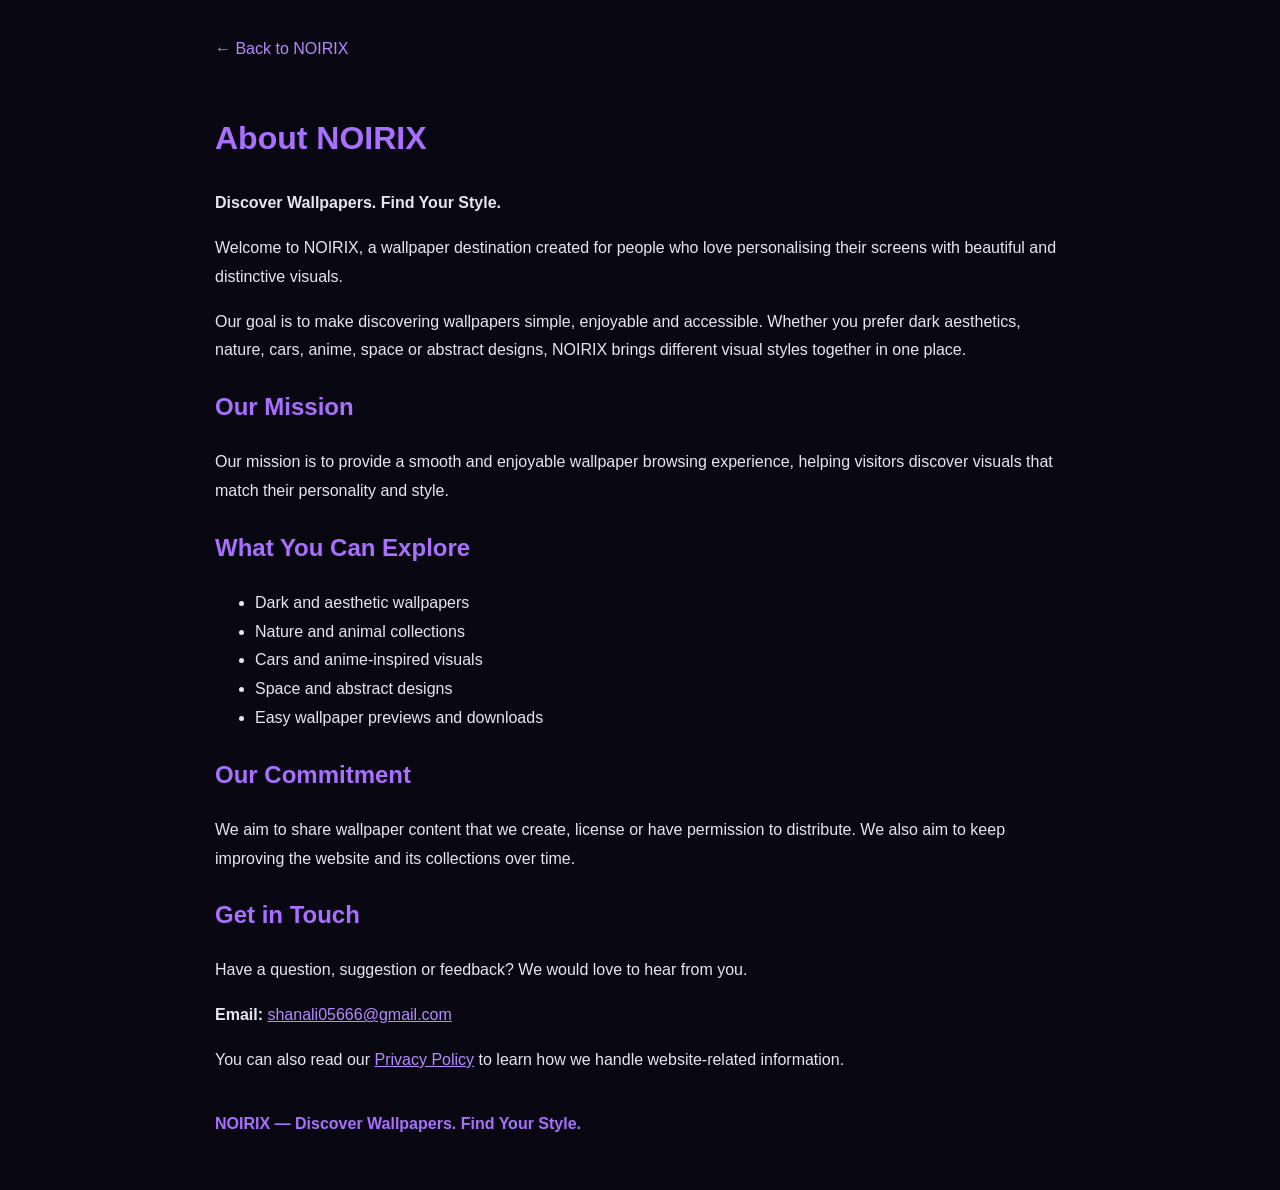
<file: about.html>
<!DOCTYPE html>
<html lang="en">
<head>
  <meta charset="UTF-8">
  <meta name="viewport" content="width=device-width, initial-scale=1.0">
  <meta name="theme-color" content="#090711">
  <meta name="description" content="Learn about NOIRIX, a premium destination for discovering wallpapers for your device.">
  <title>About Us | NOIRIX</title>
  <style>
    body {
      background: #090711;
      color: #e8e5f0;
      font-family: Arial, sans-serif;
      line-height: 1.8;
      max-width: 850px;
      margin: 0 auto;
      padding: 35px 22px;
    }
    h1, h2 { color: #a970ff; }
    a { color: #b68aff; }
    .brand {
      color: #a970ff;
      font-weight: bold;
      margin-top: 35px;
    }
    .back {
      display: inline-block;
      margin-bottom: 25px;
      text-decoration: none;
    }
  </style>
</head>
<body>

<a class="back" href="index.html">← Back to NOIRIX</a>

<h1>About NOIRIX</h1>

<p><strong>Discover Wallpapers. Find Your Style.</strong></p>

<p>Welcome to NOIRIX, a wallpaper destination created for people who love personalising their screens with beautiful and distinctive visuals.</p>

<p>Our goal is to make discovering wallpapers simple, enjoyable and accessible. Whether you prefer dark aesthetics, nature, cars, anime, space or abstract designs, NOIRIX brings different visual styles together in one place.</p>

<h2>Our Mission</h2>

<p>Our mission is to provide a smooth and enjoyable wallpaper browsing experience, helping visitors discover visuals that match their personality and style.</p>

<h2>What You Can Explore</h2>

<ul>
  <li>Dark and aesthetic wallpapers</li>
  <li>Nature and animal collections</li>
  <li>Cars and anime-inspired visuals</li>
  <li>Space and abstract designs</li>
  <li>Easy wallpaper previews and downloads</li>
</ul>

<h2>Our Commitment</h2>

<p>We aim to share wallpaper content that we create, license or have permission to distribute. We also aim to keep improving the website and its collections over time.</p>

<h2>Get in Touch</h2>

<p>Have a question, suggestion or feedback? We would love to hear from you.</p>

<p><strong>Email:</strong> <a href="mailto:shanali05666@gmail.com">shanali05666@gmail.com</a></p>

<p>You can also read our <a href="privacy.html">Privacy Policy</a> to learn how we handle website-related information.</p>

<p class="brand">NOIRIX — Discover Wallpapers. Find Your Style.</p>

</body>
</html>
</file>
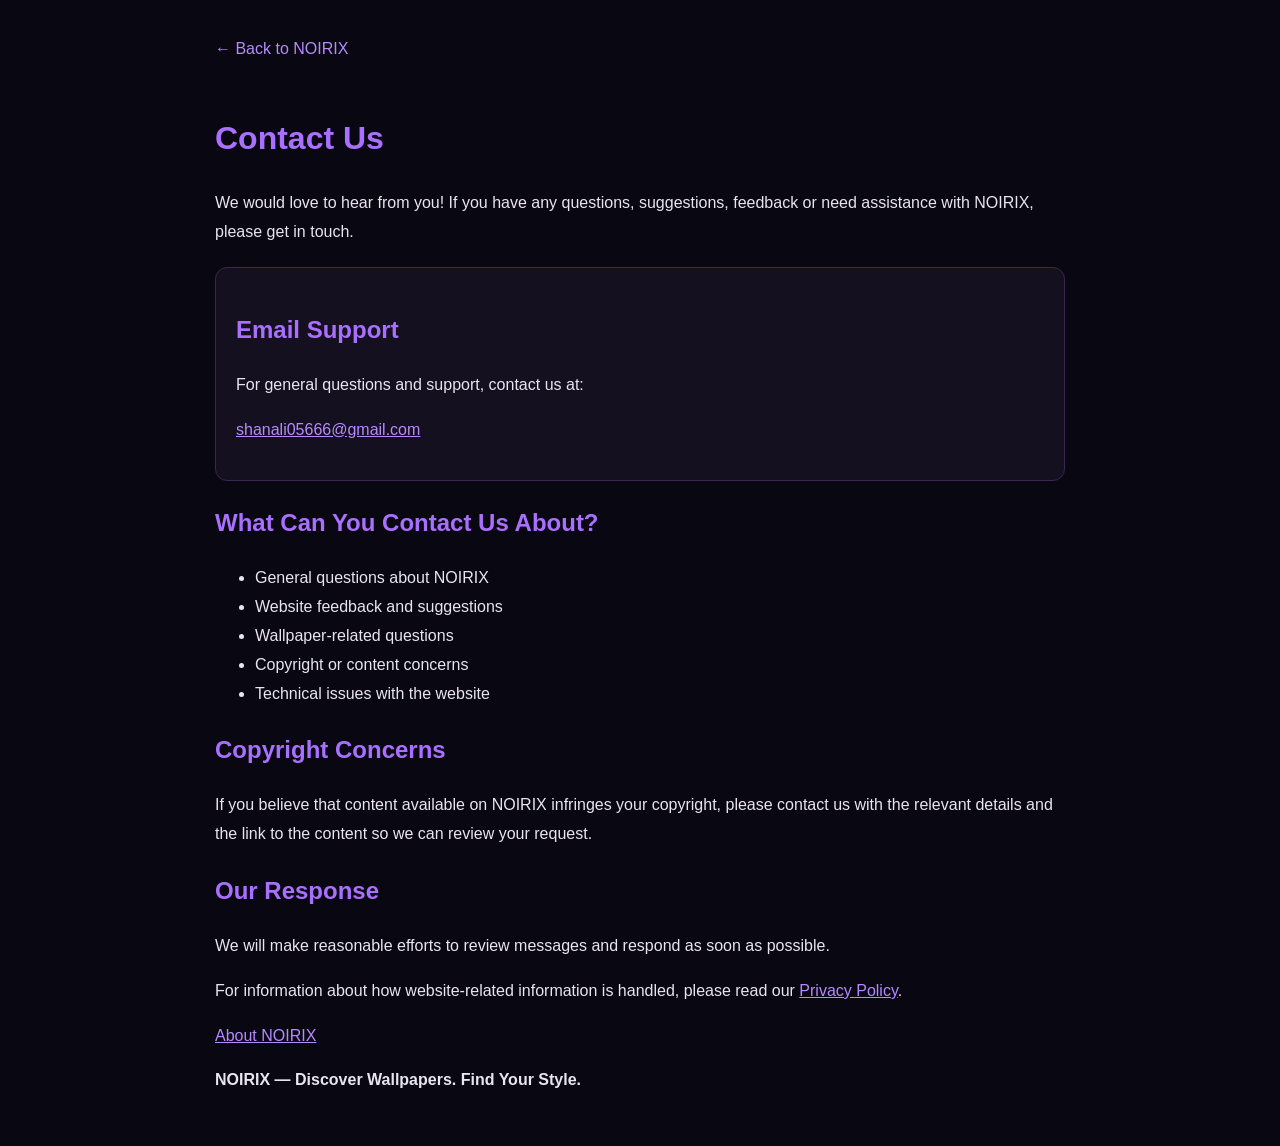
<file: contact.html>
<!DOCTYPE html>
<html lang="en">
<head>
  <meta charset="UTF-8">
  <meta name="viewport" content="width=device-width, initial-scale=1.0">
  <meta name="theme-color" content="#090711">
  <meta name="description" content="Contact NOIRIX for questions, feedback, suggestions and support.">
  <title>Contact Us | NOIRIX</title>
  <style>
    body {
      background: #090711;
      color: #e8e5f0;
      font-family: Arial, sans-serif;
      line-height: 1.8;
      max-width: 850px;
      margin: 0 auto;
      padding: 35px 22px;
    }
    h1, h2 { color: #a970ff; }
    a { color: #b68aff; }
    .back {
      display: inline-block;
      margin-bottom: 25px;
      text-decoration: none;
    }
    .contact-box {
      background: #151020;
      border: 1px solid #382653;
      border-radius: 12px;
      padding: 20px;
      margin-top: 20px;
    }
  </style>
</head>
<body>

<a class="back" href="index.html">← Back to NOIRIX</a>

<h1>Contact Us</h1>

<p>We would love to hear from you! If you have any questions, suggestions, feedback or need assistance with NOIRIX, please get in touch.</p>

<div class="contact-box">
  <h2>Email Support</h2>
  <p>For general questions and support, contact us at:</p>
  <p><a href="mailto:shanali05666@gmail.com">shanali05666@gmail.com</a></p>
</div>

<h2>What Can You Contact Us About?</h2>

<ul>
  <li>General questions about NOIRIX</li>
  <li>Website feedback and suggestions</li>
  <li>Wallpaper-related questions</li>
  <li>Copyright or content concerns</li>
  <li>Technical issues with the website</li>
</ul>

<h2>Copyright Concerns</h2>

<p>If you believe that content available on NOIRIX infringes your copyright, please contact us with the relevant details and the link to the content so we can review your request.</p>

<h2>Our Response</h2>

<p>We will make reasonable efforts to review messages and respond as soon as possible.</p>

<p>For information about how website-related information is handled, please read our <a href="privacy.html">Privacy Policy</a>.</p>

<p><a href="about.html">About NOIRIX</a></p>

<p><strong>NOIRIX — Discover Wallpapers. Find Your Style.</strong></p>

</body>
</html>
</file>
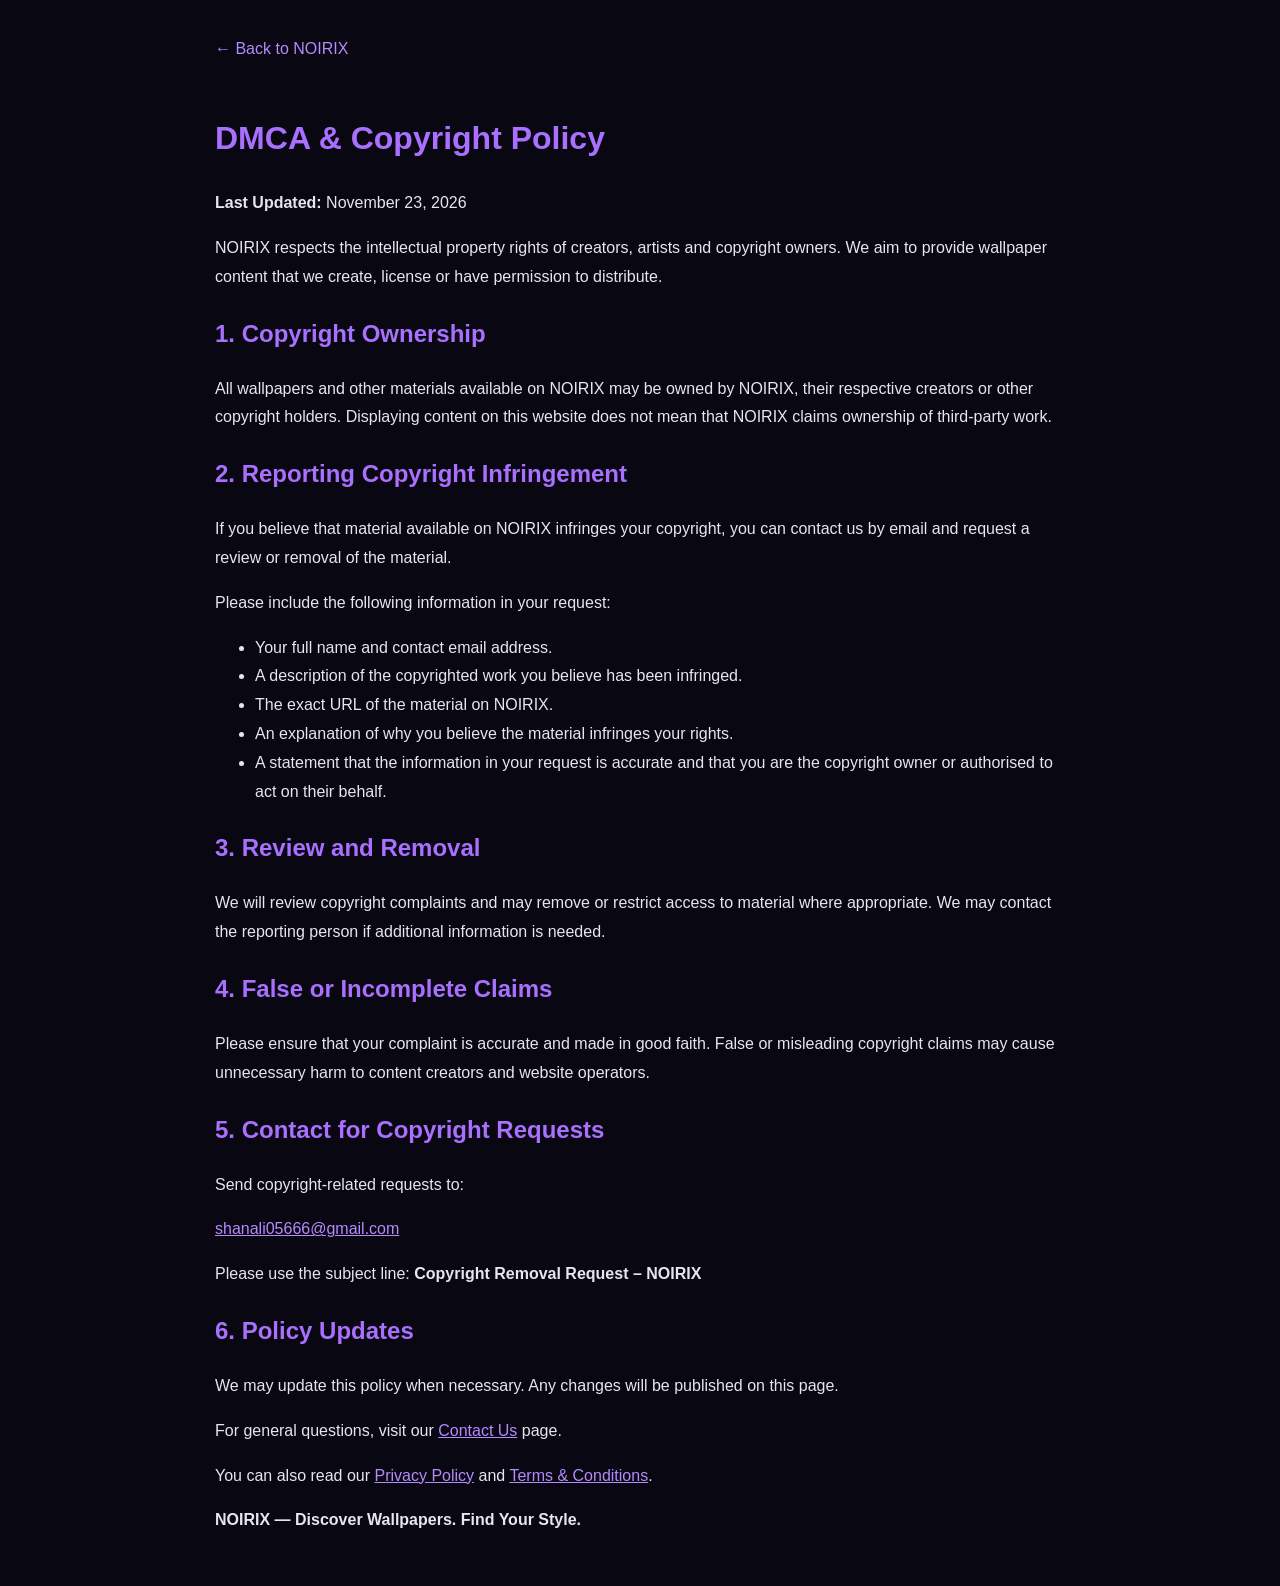
<file: dmca.html>
<!DOCTYPE html>
<html lang="en">
<head>
  <meta charset="UTF-8">
  <meta name="viewport" content="width=device-width, initial-scale=1.0">
  <meta name="theme-color" content="#090711">
  <meta name="description" content="Read the NOIRIX Copyright and DMCA Policy and learn how to report copyright concerns.">
  <title>DMCA & Copyright Policy | NOIRIX</title>
  <style>
    body {
      background: #090711;
      color: #e8e5f0;
      font-family: Arial, sans-serif;
      line-height: 1.8;
      max-width: 850px;
      margin: 0 auto;
      padding: 35px 22px;
    }
    h1, h2 { color: #a970ff; }
    a { color: #b68aff; }
    .back {
      display: inline-block;
      margin-bottom: 25px;
      text-decoration: none;
    }
  </style>
</head>
<body>

<a class="back" href="index.html">← Back to NOIRIX</a>

<h1>DMCA & Copyright Policy</h1>

<p><strong>Last Updated:</strong> November 23, 2026</p>

<p>NOIRIX respects the intellectual property rights of creators, artists and copyright owners. We aim to provide wallpaper content that we create, license or have permission to distribute.</p>

<h2>1. Copyright Ownership</h2>

<p>All wallpapers and other materials available on NOIRIX may be owned by NOIRIX, their respective creators or other copyright holders. Displaying content on this website does not mean that NOIRIX claims ownership of third-party work.</p>

<h2>2. Reporting Copyright Infringement</h2>

<p>If you believe that material available on NOIRIX infringes your copyright, you can contact us by email and request a review or removal of the material.</p>

<p>Please include the following information in your request:</p>

<ul>
  <li>Your full name and contact email address.</li>
  <li>A description of the copyrighted work you believe has been infringed.</li>
  <li>The exact URL of the material on NOIRIX.</li>
  <li>An explanation of why you believe the material infringes your rights.</li>
  <li>A statement that the information in your request is accurate and that you are the copyright owner or authorised to act on their behalf.</li>
</ul>

<h2>3. Review and Removal</h2>

<p>We will review copyright complaints and may remove or restrict access to material where appropriate. We may contact the reporting person if additional information is needed.</p>

<h2>4. False or Incomplete Claims</h2>

<p>Please ensure that your complaint is accurate and made in good faith. False or misleading copyright claims may cause unnecessary harm to content creators and website operators.</p>

<h2>5. Contact for Copyright Requests</h2>

<p>Send copyright-related requests to:</p>

<p><a href="mailto:shanali05666@gmail.com">shanali05666@gmail.com</a></p>

<p>Please use the subject line: <strong>Copyright Removal Request – NOIRIX</strong></p>

<h2>6. Policy Updates</h2>

<p>We may update this policy when necessary. Any changes will be published on this page.</p>

<p>For general questions, visit our <a href="contact.html">Contact Us</a> page.</p>

<p>You can also read our <a href="privacy.html">Privacy Policy</a> and <a href="terms.html">Terms & Conditions</a>.</p>

<p><strong>NOIRIX — Discover Wallpapers. Find Your Style.</strong></p>

</body>
</html>
</file>
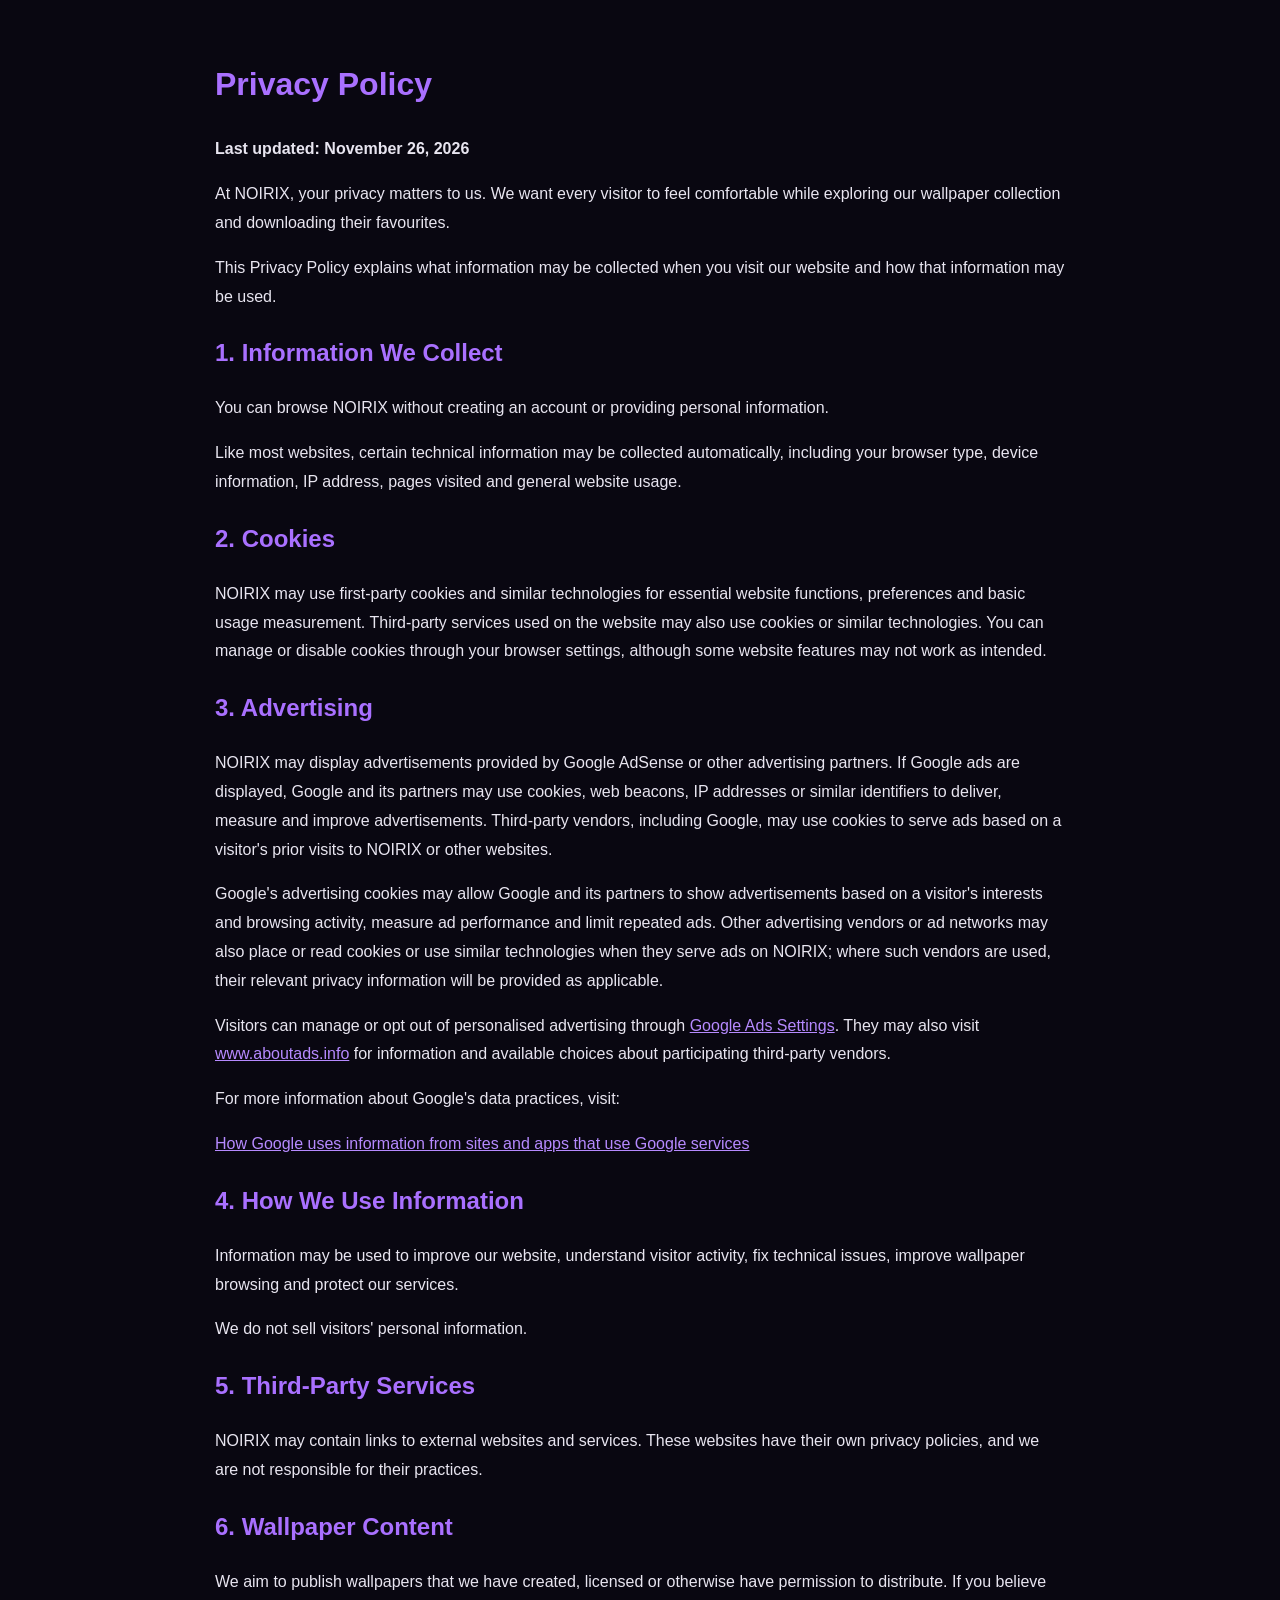
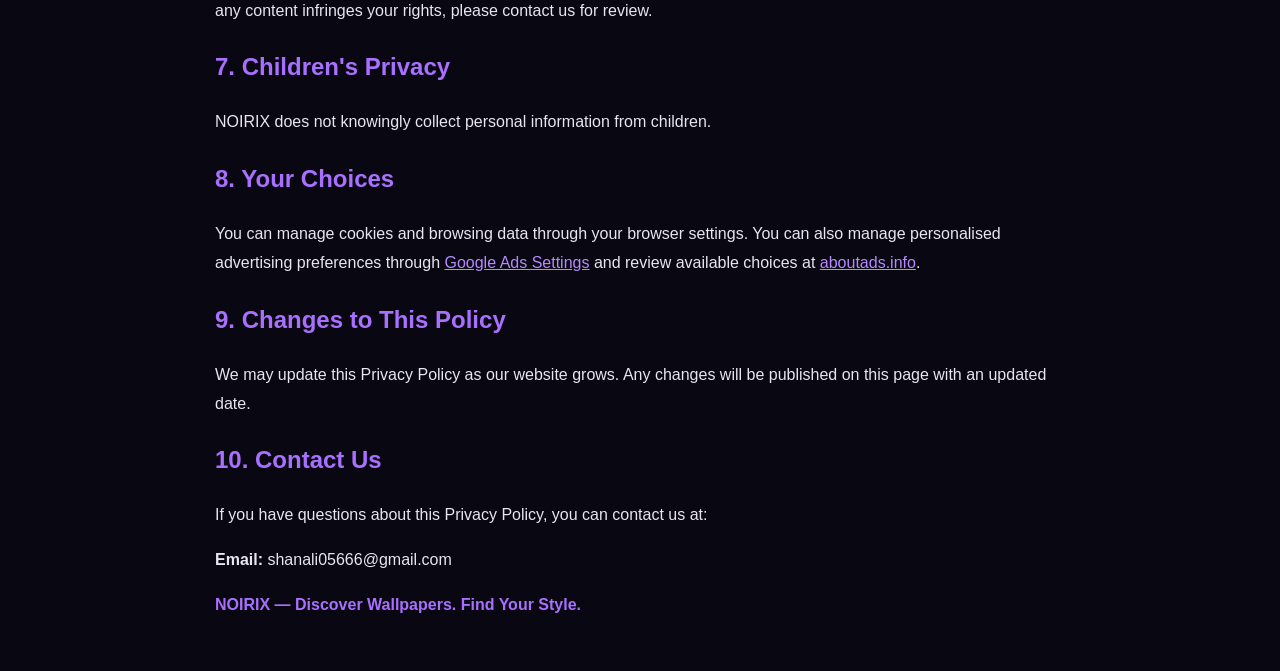
<file: privacy.html>
<!DOCTYPE html>
<html lang="en">
<head>
  <meta charset="UTF-8">
  <meta name="viewport" content="width=device-width, initial-scale=1.0">
  <title>Privacy Policy | NOIRIX</title>
  <style>
    body {
      background: #090711;
      color: #e8e5f0;
      font-family: Arial, sans-serif;
      line-height: 1.8;
      max-width: 850px;
      margin: 0 auto;
      padding: 35px 22px;
    }
    h1, h2 { color: #a970ff; }
    a { color: #b68aff; }
    .brand { color: #a970ff; font-weight: bold; }
  </style>
</head>
<body>

<h1>Privacy Policy</h1>
<p><strong>Last updated: November 26, 2026</strong></p>

<p>At NOIRIX, your privacy matters to us. We want every visitor to feel comfortable while exploring our wallpaper collection and downloading their favourites.</p>

<p>This Privacy Policy explains what information may be collected when you visit our website and how that information may be used.</p>

<h2>1. Information We Collect</h2>
<p>You can browse NOIRIX without creating an account or providing personal information.</p>
<p>Like most websites, certain technical information may be collected automatically, including your browser type, device information, IP address, pages visited and general website usage.</p>

<h2>2. Cookies</h2>
<p>NOIRIX may use first-party cookies and similar technologies for essential website functions, preferences and basic usage measurement. Third-party services used on the website may also use cookies or similar technologies. You can manage or disable cookies through your browser settings, although some website features may not work as intended.</p>

<h2>3. Advertising</h2>
<p>NOIRIX may display advertisements provided by Google AdSense or other advertising partners. If Google ads are displayed, Google and its partners may use cookies, web beacons, IP addresses or similar identifiers to deliver, measure and improve advertisements. Third-party vendors, including Google, may use cookies to serve ads based on a visitor's prior visits to NOIRIX or other websites.</p>
<p>Google's advertising cookies may allow Google and its partners to show advertisements based on a visitor's interests and browsing activity, measure ad performance and limit repeated ads. Other advertising vendors or ad networks may also place or read cookies or use similar technologies when they serve ads on NOIRIX; where such vendors are used, their relevant privacy information will be provided as applicable.</p>
<p>Visitors can manage or opt out of personalised advertising through <a href="https://adssettings.google.com/">Google Ads Settings</a>. They may also visit <a href="https://www.aboutads.info/choices/">www.aboutads.info</a> for information and available choices about participating third-party vendors.</p>
<p>For more information about Google's data practices, visit:</p>
<p><a href="https://policies.google.com/technologies/partner-sites">How Google uses information from sites and apps that use Google services</a></p>

<h2>4. How We Use Information</h2>
<p>Information may be used to improve our website, understand visitor activity, fix technical issues, improve wallpaper browsing and protect our services.</p>
<p>We do not sell visitors' personal information.</p>

<h2>5. Third-Party Services</h2>
<p>NOIRIX may contain links to external websites and services. These websites have their own privacy policies, and we are not responsible for their practices.</p>

<h2>6. Wallpaper Content</h2>
<p>We aim to publish wallpapers that we have created, licensed or otherwise have permission to distribute. If you believe any content infringes your rights, please contact us for review.</p>

<h2>7. Children's Privacy</h2>
<p>NOIRIX does not knowingly collect personal information from children.</p>

<h2>8. Your Choices</h2>
<p>You can manage cookies and browsing data through your browser settings. You can also manage personalised advertising preferences through <a href="https://adssettings.google.com/">Google Ads Settings</a> and review available choices at <a href="https://www.aboutads.info/choices/">aboutads.info</a>.</p>

<h2>9. Changes to This Policy</h2>
<p>We may update this Privacy Policy as our website grows. Any changes will be published on this page with an updated date.</p>

<h2>10. Contact Us</h2>
<p>If you have questions about this Privacy Policy, you can contact us at:</p>
<p><strong>Email:</strong> shanali05666@gmail.com</p>

<p class="brand">NOIRIX — Discover Wallpapers. Find Your Style.</p>

</body>
</html>
</file>
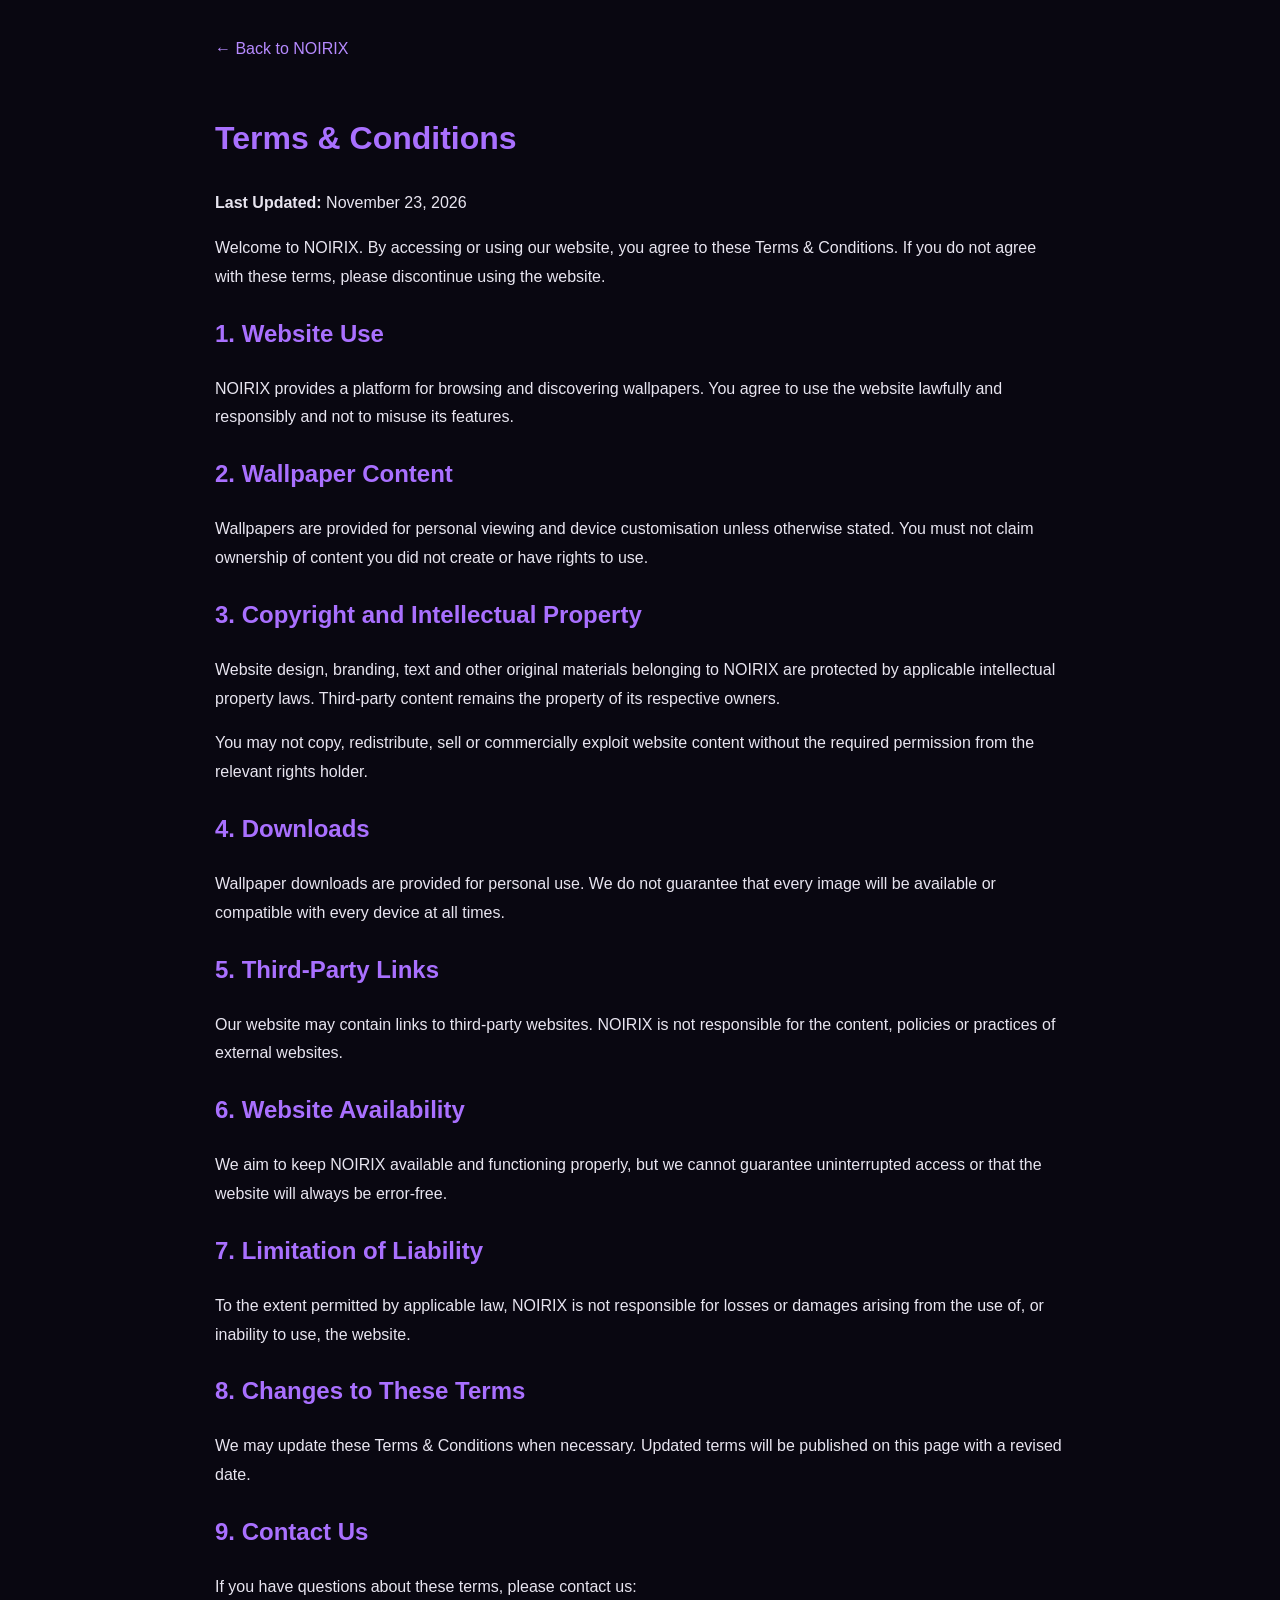
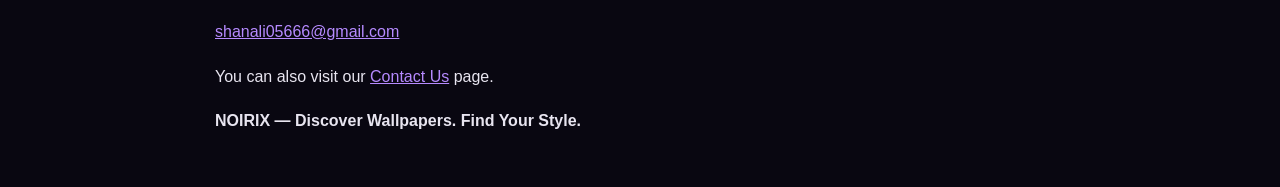
<file: terms.html>
<!DOCTYPE html>
<html lang="en">
<head>
  <meta charset="UTF-8">
  <meta name="viewport" content="width=device-width, initial-scale=1.0">
  <meta name="theme-color" content="#090711">
  <meta name="description" content="Read the Terms and Conditions for using NOIRIX.">
  <title>Terms & Conditions | NOIRIX</title>
  <style>
    body {
      background: #090711;
      color: #e8e5f0;
      font-family: Arial, sans-serif;
      line-height: 1.8;
      max-width: 850px;
      margin: 0 auto;
      padding: 35px 22px;
    }
    h1, h2 { color: #a970ff; }
    a { color: #b68aff; }
    .back {
      display: inline-block;
      margin-bottom: 25px;
      text-decoration: none;
    }
  </style>
</head>
<body>

<a class="back" href="index.html">← Back to NOIRIX</a>

<h1>Terms & Conditions</h1>

<p><strong>Last Updated:</strong> November 23, 2026</p>

<p>Welcome to NOIRIX. By accessing or using our website, you agree to these Terms & Conditions. If you do not agree with these terms, please discontinue using the website.</p>

<h2>1. Website Use</h2>
<p>NOIRIX provides a platform for browsing and discovering wallpapers. You agree to use the website lawfully and responsibly and not to misuse its features.</p>

<h2>2. Wallpaper Content</h2>
<p>Wallpapers are provided for personal viewing and device customisation unless otherwise stated. You must not claim ownership of content you did not create or have rights to use.</p>

<h2>3. Copyright and Intellectual Property</h2>
<p>Website design, branding, text and other original materials belonging to NOIRIX are protected by applicable intellectual property laws. Third-party content remains the property of its respective owners.</p>

<p>You may not copy, redistribute, sell or commercially exploit website content without the required permission from the relevant rights holder.</p>

<h2>4. Downloads</h2>
<p>Wallpaper downloads are provided for personal use. We do not guarantee that every image will be available or compatible with every device at all times.</p>

<h2>5. Third-Party Links</h2>
<p>Our website may contain links to third-party websites. NOIRIX is not responsible for the content, policies or practices of external websites.</p>

<h2>6. Website Availability</h2>
<p>We aim to keep NOIRIX available and functioning properly, but we cannot guarantee uninterrupted access or that the website will always be error-free.</p>

<h2>7. Limitation of Liability</h2>
<p>To the extent permitted by applicable law, NOIRIX is not responsible for losses or damages arising from the use of, or inability to use, the website.</p>

<h2>8. Changes to These Terms</h2>
<p>We may update these Terms & Conditions when necessary. Updated terms will be published on this page with a revised date.</p>

<h2>9. Contact Us</h2>
<p>If you have questions about these terms, please contact us:</p>
<p><a href="mailto:shanali05666@gmail.com">shanali05666@gmail.com</a></p>

<p>You can also visit our <a href="contact.html">Contact Us</a> page.</p>

<p><strong>NOIRIX — Discover Wallpapers. Find Your Style.</strong></p>

</body>
</html>
</file>
